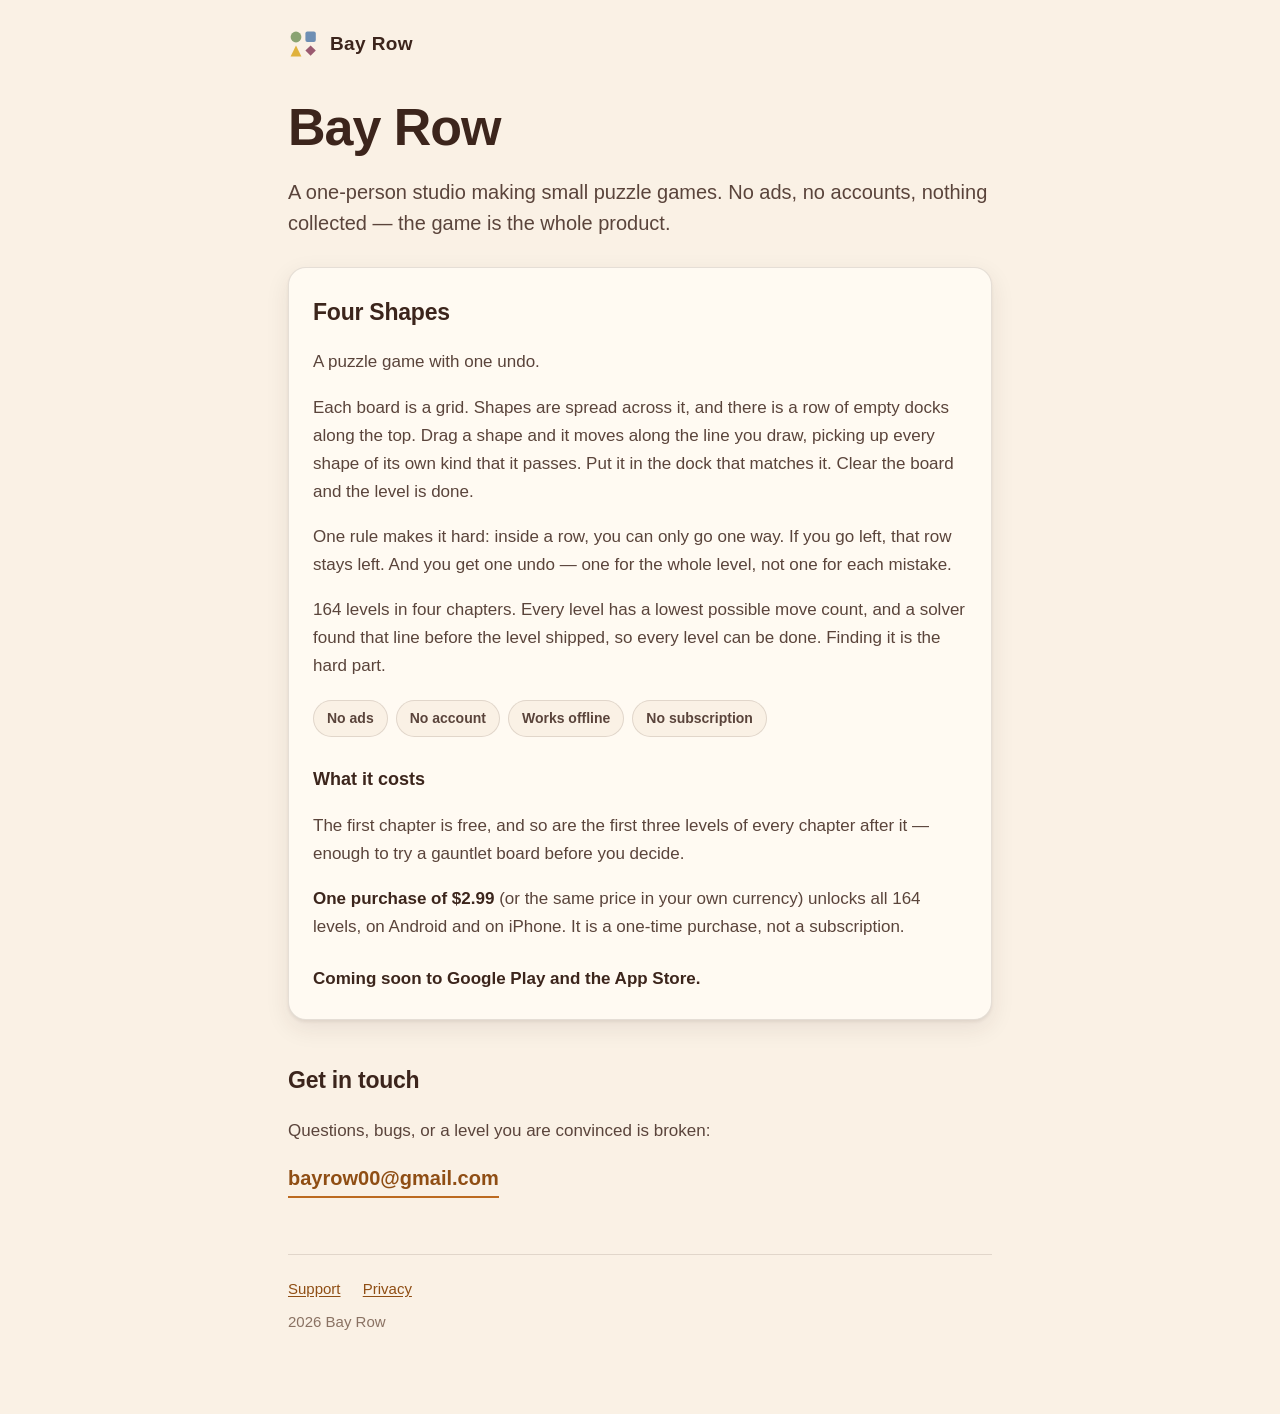
<file: index.html>
<!DOCTYPE html>
<html lang="en">
<head>
<meta charset="utf-8">
<meta name="viewport" content="width=device-width, initial-scale=1">
<title>Bay Row</title>
<meta name="description" content="Bay Row makes small puzzle games with no ads, no accounts and nothing collected.">
<meta name="color-scheme" content="light dark">
<link rel="stylesheet" href="style.css">
</head>
<body>
<div class="wrap">

<header class="bar">
  <a href="./">
    <svg width="30" height="30" viewBox="0 0 30 30" aria-hidden="true">
      <circle cx="8" cy="8" r="5.4" fill="#8AA372"/>
      <rect x="17.4" y="2.6" width="10.4" height="10.4" rx="2" fill="#6E8FB4"/>
      <path d="M8 16.6 13.4 27.4 2.6 27.4Z" fill="#E0B23C"/>
      <path d="M22.6 16.4 27.8 21.6 22.6 26.8 17.4 21.6Z" fill="#9A5A70"/>
    </svg>
    <span class="name">Bay Row</span>
  </a>
</header>

<h1>Bay Row</h1>

<p class="lede">A one-person studio making small puzzle games. No ads,
no accounts, nothing collected — the game is the whole product.</p>

<div class="card">
  <h2>Four Shapes</h2>
  <p>A puzzle game with one undo.</p>

  <p>Each board is a grid. Shapes are spread across it, and there is a
  row of empty docks along the top. Drag a shape and it moves along the
  line you draw, picking up every shape of its own kind that it passes.
  Put it in the dock that matches it. Clear the board and the level is
  done.</p>

  <p>One rule makes it hard: inside a row, you can only go one way. If
  you go left, that row stays left. And you get one undo — one for the
  whole level, not one for each mistake.</p>

  <p>164 levels in four chapters. Every level has a lowest possible
  move count, and a solver found that line before the level shipped, so
  every level can be done. Finding it is the hard part.</p>

  <ul class="chips">
    <li>No ads</li>
    <li>No account</li>
    <li>Works offline</li>
    <li>No subscription</li>
  </ul>

  <h3>What it costs</h3>
  <p>The first chapter is free, and so are the first three levels of
  every chapter after it — enough to try a gauntlet board before you
  decide.</p>
  <p><strong>One purchase of $2.99</strong> (or the same price in your
  own currency) unlocks all 164 levels, on Android and on iPhone. It is a
  one-time purchase, not a subscription.</p>

  <!-- STORE LINKS — paste these in when the listings go live, replacing
       the "coming soon" line below.

       <p style="margin-top:24px">
         <a href="https://play.google.com/store/apps/details?id=com.bayrow.fourshapes">Google Play</a>
         &nbsp;·&nbsp;
         <a href="https://apps.apple.com/app/idYOUR_APPLE_ID">App Store</a>
       </p>
  -->
  <p style="margin-top:24px"><strong>Coming soon to Google Play and the
  App Store.</strong></p>
</div>

<h2>Get in touch</h2>
<p>Questions, bugs, or a level you are convinced is broken:</p>
<p><a class="mail" href="mailto:bayrow00@gmail.com">bayrow00@gmail.com</a></p>

<footer>
  <nav>
    <a href="support.html">Support</a>
    <a href="privacy.html">Privacy</a>
  </nav>
  2026 Bay Row
</footer>

</div>
</body>
</html>
</file>
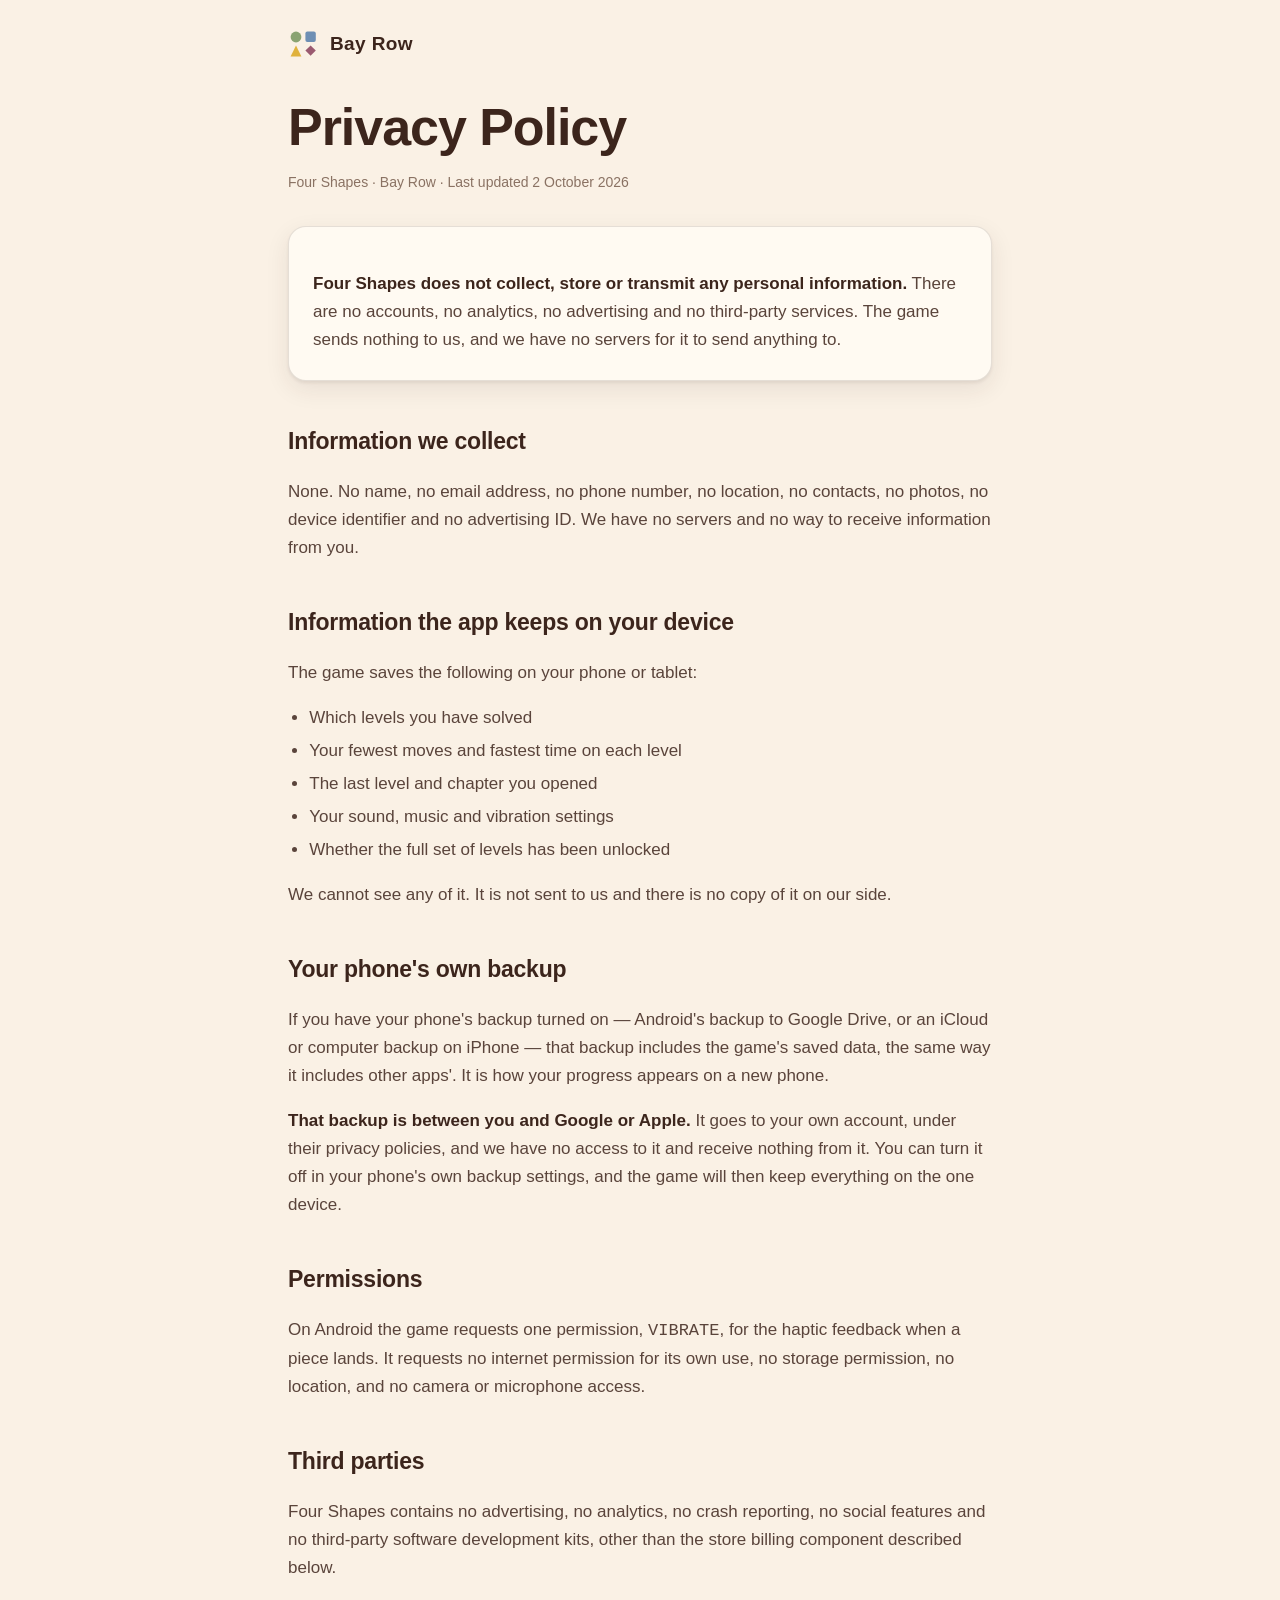
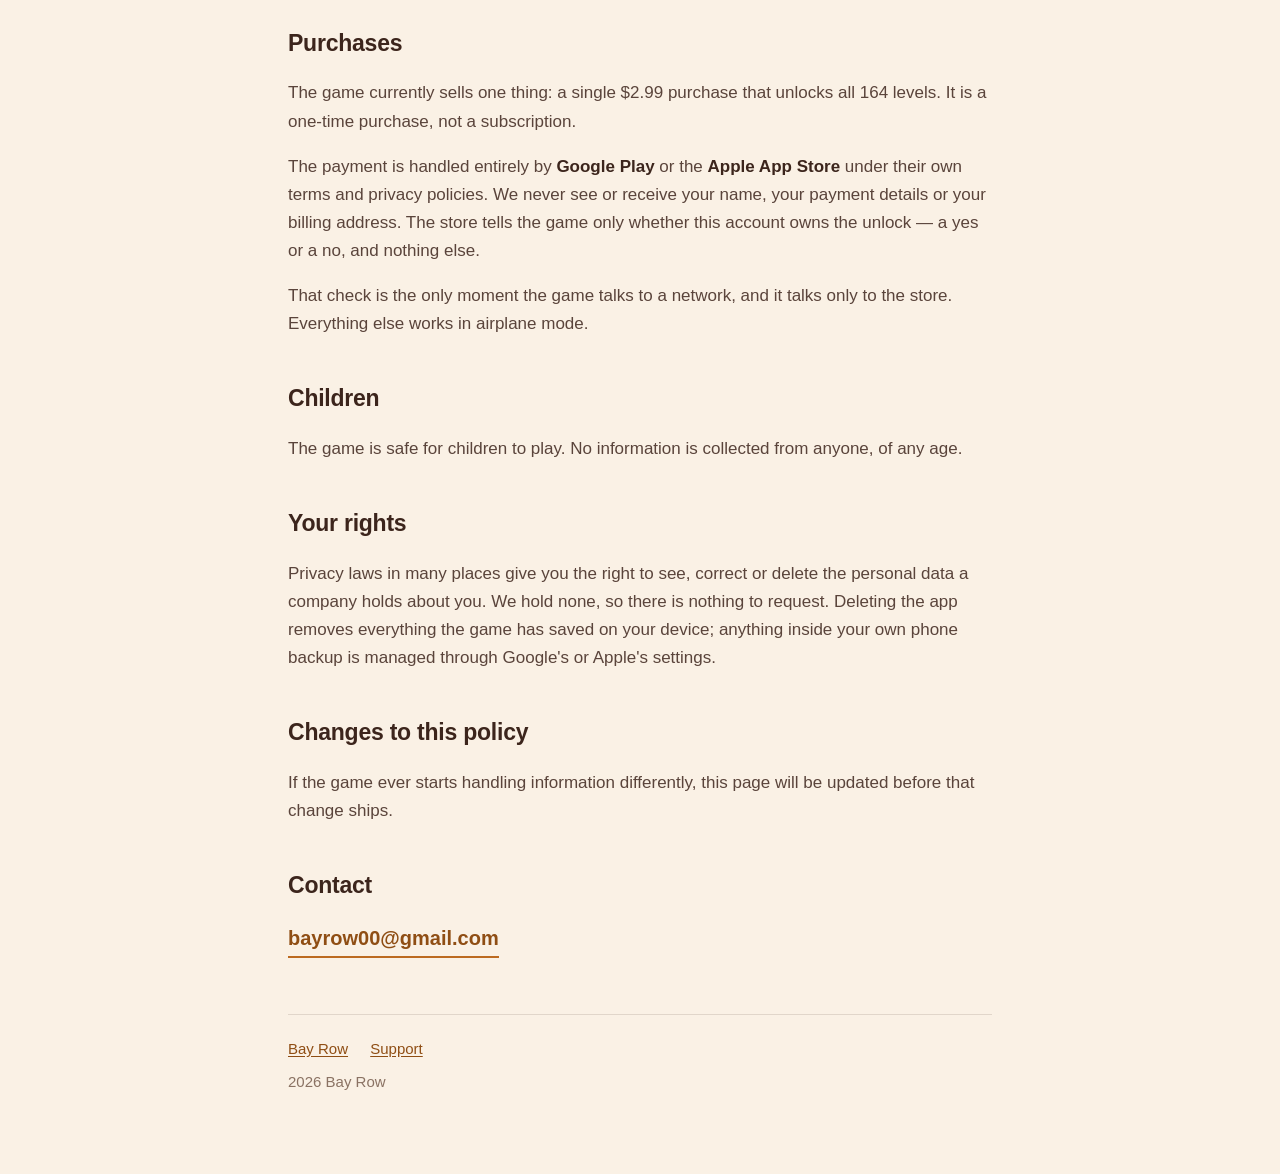
<file: privacy.html>
<!DOCTYPE html>
<html lang="en">
<head>
<meta charset="utf-8">
<meta name="viewport" content="width=device-width, initial-scale=1">
<title>Privacy Policy — Four Shapes</title>
<meta name="description" content="Four Shapes does not collect, store or transmit any personal information.">
<meta name="color-scheme" content="light dark">
<link rel="stylesheet" href="style.css">
</head>
<body>
<div class="wrap">

<header class="bar">
  <a href="./">
    <svg width="30" height="30" viewBox="0 0 30 30" aria-hidden="true">
      <circle cx="8" cy="8" r="5.4" fill="#8AA372"/>
      <rect x="17.4" y="2.6" width="10.4" height="10.4" rx="2" fill="#6E8FB4"/>
      <path d="M8 16.6 13.4 27.4 2.6 27.4Z" fill="#E0B23C"/>
      <path d="M22.6 16.4 27.8 21.6 22.6 26.8 17.4 21.6Z" fill="#9A5A70"/>
    </svg>
    <span class="name">Bay Row</span>
  </a>
</header>

<h1>Privacy Policy</h1>
<p class="stamp">Four Shapes · Bay Row · Last updated 2 October 2026</p>

<div class="card">
  <p><strong>Four Shapes does not collect, store or transmit any
  personal information.</strong> There are no accounts, no analytics, no
  advertising and no third-party services. The game sends nothing to us,
  and we have no servers for it to send anything to.</p>
</div>

<h2>Information we collect</h2>
<p>None. No name, no email address, no phone number, no location, no
contacts, no photos, no device identifier and no advertising ID. We have
no servers and no way to receive information from you.</p>

<h2>Information the app keeps on your device</h2>
<p>The game saves the following on your phone or tablet:</p>
<ul>
  <li>Which levels you have solved</li>
  <li>Your fewest moves and fastest time on each level</li>
  <li>The last level and chapter you opened</li>
  <li>Your sound, music and vibration settings</li>
  <li>Whether the full set of levels has been unlocked</li>
</ul>
<p>We cannot see any of it. It is not sent to us and there is no copy
of it on our side.</p>

<h2>Your phone's own backup</h2>
<p>If you have your phone's backup turned on — Android's backup to
Google Drive, or an iCloud or computer backup on iPhone — that backup
includes the game's saved data, the same way it includes other apps'.
It is how your progress appears on a new phone.</p>
<p><strong>That backup is between you and Google or Apple.</strong> It
goes to your own account, under their privacy policies, and we have no
access to it and receive nothing from it. You can turn it off in your
phone's own backup settings, and the game will then keep everything on
the one device.</p>

<h2>Permissions</h2>
<p>On Android the game requests one permission, <code>VIBRATE</code>,
for the haptic feedback when a piece lands. It requests no internet
permission for its own use, no storage permission, no location, and no
camera or microphone access.</p>

<h2>Third parties</h2>
<p>Four Shapes contains no advertising, no analytics, no crash
reporting, no social features and no third-party software development
kits, other than the store billing component described below.</p>

<h2>Purchases</h2>
<p>The game currently sells one thing: a single $2.99 purchase that
unlocks all 164 levels. It is a one-time purchase, not a
subscription.</p>
<p>The payment is handled entirely by <strong>Google Play</strong> or
the <strong>Apple App Store</strong> under their own terms and privacy
policies. We never see or receive your name, your payment details or
your billing address. The store tells the game only whether this
account owns the unlock — a yes or a no, and nothing else.</p>
<p>That check is the only moment the game talks to a network, and it
talks only to the store. Everything else works in airplane mode.</p>

<h2>Children</h2>
<p>The game is safe for children to play. No information is collected
from anyone, of any age.</p>

<h2>Your rights</h2>
<p>Privacy laws in many places give you the right to see, correct or
delete the personal data a company holds about you. We hold none, so
there is nothing to request. Deleting the app removes everything the
game has saved on your device; anything inside your own phone backup is
managed through Google's or Apple's settings.</p>

<h2>Changes to this policy</h2>
<p>If the game ever starts handling information differently, this page
will be updated before that change ships.</p>

<h2>Contact</h2>
<p><a class="mail" href="mailto:bayrow00@gmail.com">bayrow00@gmail.com</a></p>

<footer>
  <nav>
    <a href="./">Bay Row</a>
    <a href="support.html">Support</a>
  </nav>
  2026 Bay Row
</footer>

</div>
</body>
</html>
</file>
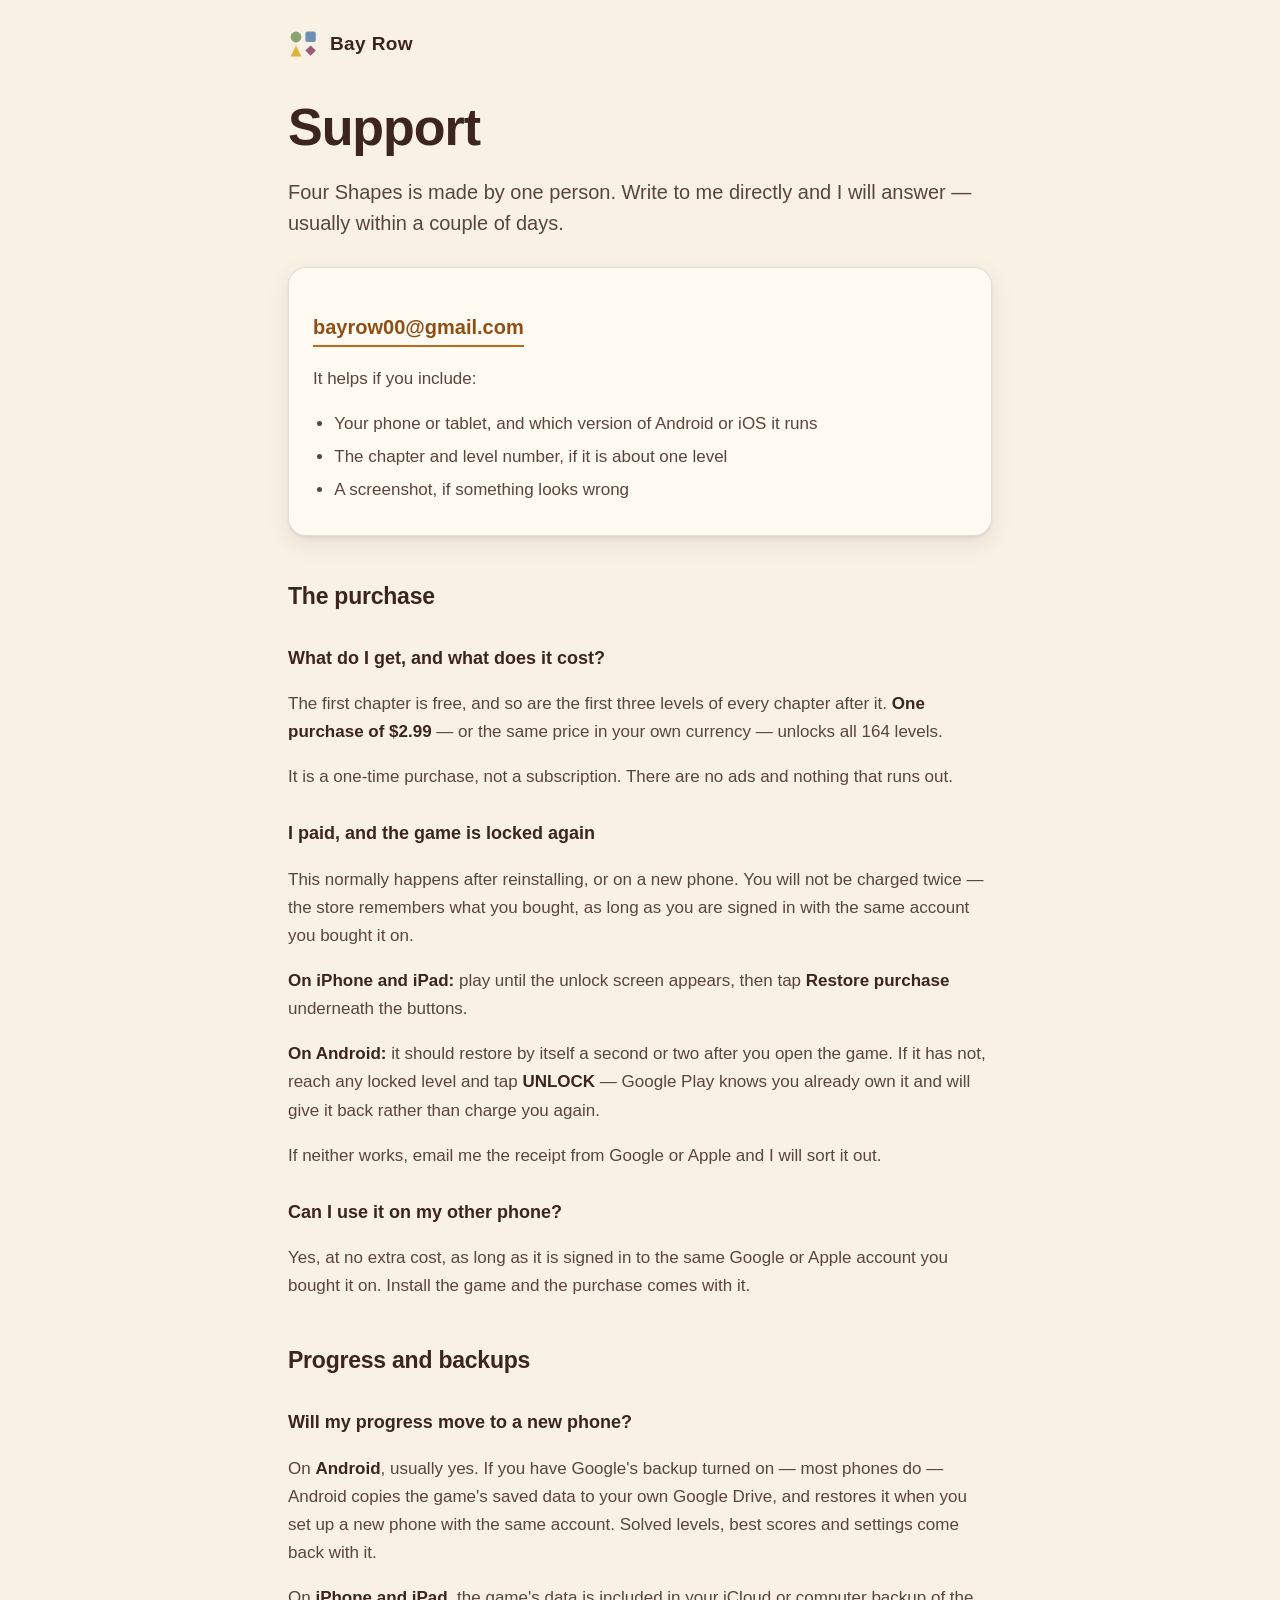
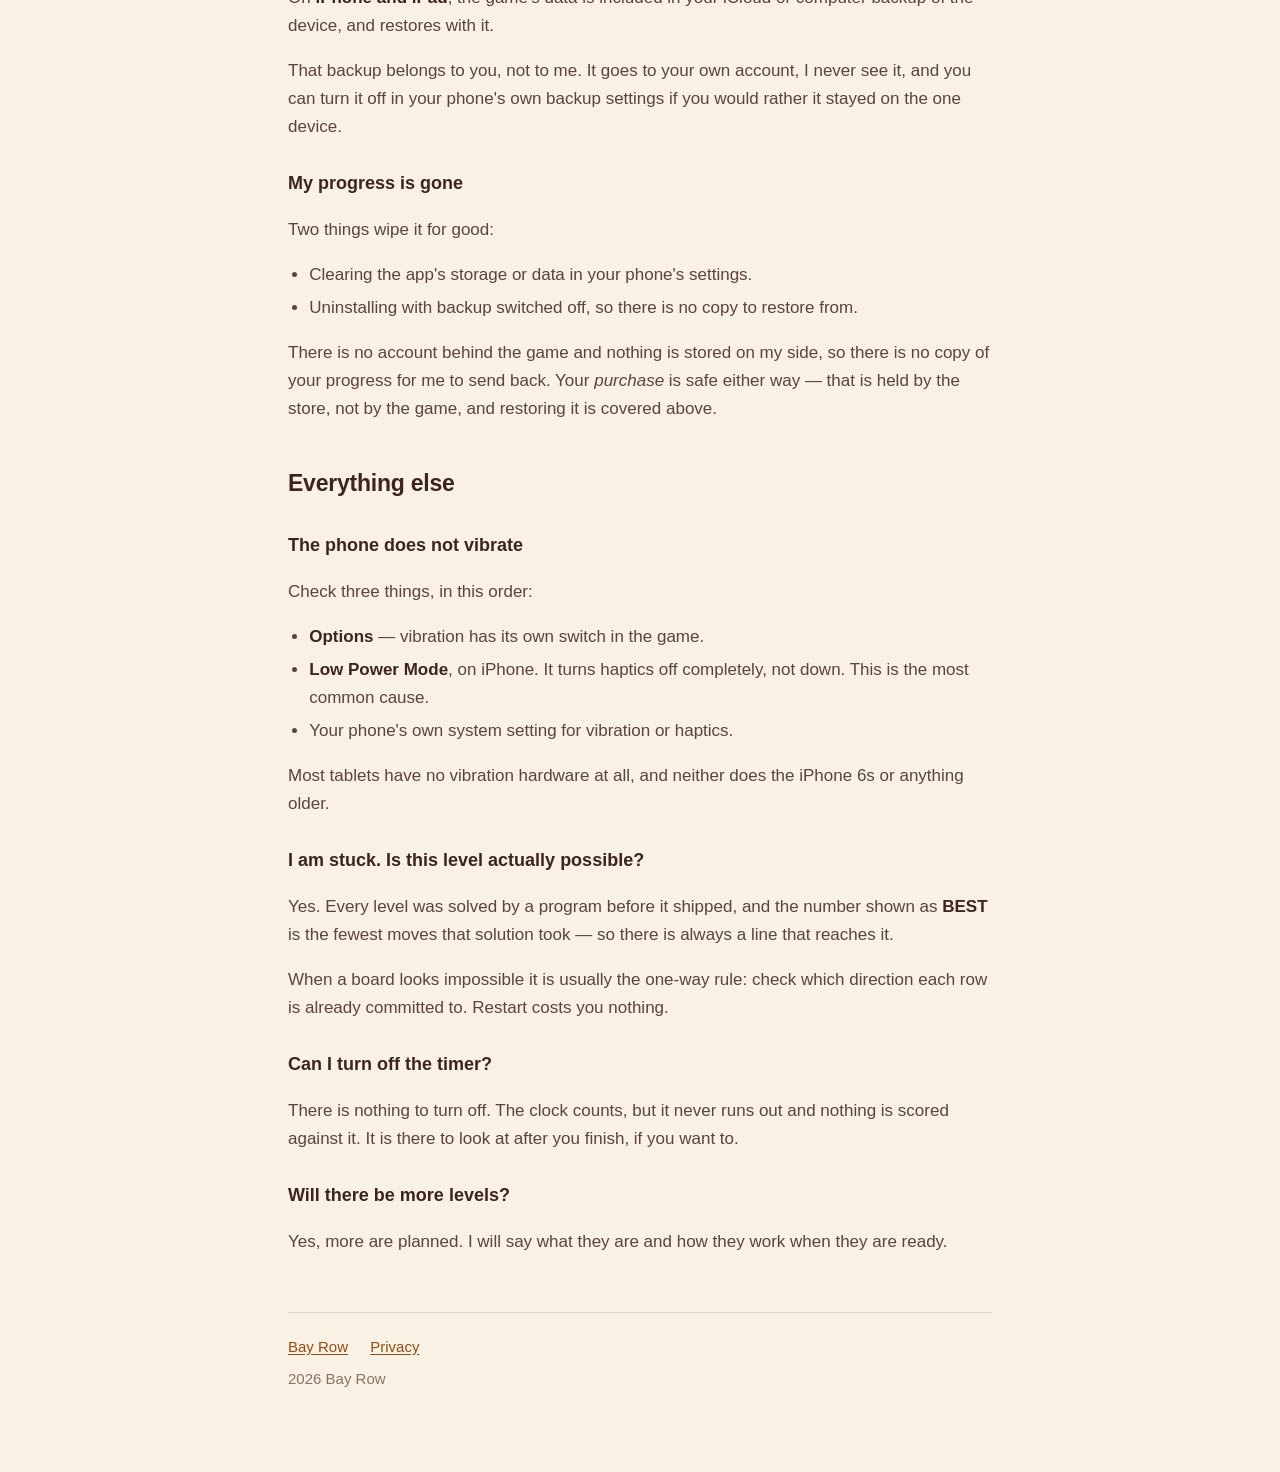
<file: support.html>
<!DOCTYPE html>
<html lang="en">
<head>
<meta charset="utf-8">
<meta name="viewport" content="width=device-width, initial-scale=1">
<title>Support — Four Shapes</title>
<meta name="description" content="Help with Four Shapes: the purchase, restoring it, progress and backups, and vibration.">
<meta name="color-scheme" content="light dark">
<link rel="stylesheet" href="style.css">
</head>
<body>
<div class="wrap">

<header class="bar">
  <a href="./">
    <svg width="30" height="30" viewBox="0 0 30 30" aria-hidden="true">
      <circle cx="8" cy="8" r="5.4" fill="#8AA372"/>
      <rect x="17.4" y="2.6" width="10.4" height="10.4" rx="2" fill="#6E8FB4"/>
      <path d="M8 16.6 13.4 27.4 2.6 27.4Z" fill="#E0B23C"/>
      <path d="M22.6 16.4 27.8 21.6 22.6 26.8 17.4 21.6Z" fill="#9A5A70"/>
    </svg>
    <span class="name">Bay Row</span>
  </a>
</header>

<h1>Support</h1>

<p class="lede">Four Shapes is made by one person. Write to me directly
and I will answer — usually within a couple of days.</p>

<div class="card">
  <p><a class="mail" href="mailto:bayrow00@gmail.com">bayrow00@gmail.com</a></p>
  <p style="margin-top:18px">It helps if you include:</p>
  <ul>
    <li>Your phone or tablet, and which version of Android or iOS it runs</li>
    <li>The chapter and level number, if it is about one level</li>
    <li>A screenshot, if something looks wrong</li>
  </ul>
</div>

<h2>The purchase</h2>

<h3>What do I get, and what does it cost?</h3>
<p>The first chapter is free, and so are the first three levels of
every chapter after it. <strong>One purchase of $2.99</strong> — or the
same price in your own currency — unlocks all 164 levels.</p>
<p>It is a one-time purchase, not a subscription. There are no ads and
nothing that runs out.</p>

<h3>I paid, and the game is locked again</h3>
<p>This normally happens after reinstalling, or on a new phone. You
will not be charged twice — the store remembers what you bought, as
long as you are signed in with the same account you bought it on.</p>
<p><strong>On iPhone and iPad:</strong> play until the unlock screen
appears, then tap <strong>Restore purchase</strong> underneath the
buttons.</p>
<p><strong>On Android:</strong> it should restore by itself a second or
two after you open the game. If it has not, reach any locked level and
tap <strong>UNLOCK</strong> — Google Play knows you already own it and
will give it back rather than charge you again.</p>
<p>If neither works, email me the receipt from Google or Apple and I
will sort it out.</p>

<h3>Can I use it on my other phone?</h3>
<p>Yes, at no extra cost, as long as it is signed in to the same Google
or Apple account you bought it on. Install the game and the purchase
comes with it.</p>

<h2>Progress and backups</h2>

<h3>Will my progress move to a new phone?</h3>
<p>On <strong>Android</strong>, usually yes. If you have Google's
backup turned on — most phones do — Android copies the game's saved
data to your own Google Drive, and restores it when you set up a new
phone with the same account. Solved levels, best scores and settings
come back with it.</p>
<p>On <strong>iPhone and iPad</strong>, the game's data is included in
your iCloud or computer backup of the device, and restores with it.</p>
<p>That backup belongs to you, not to me. It goes to your own account,
I never see it, and you can turn it off in your phone's own backup
settings if you would rather it stayed on the one device.</p>

<h3>My progress is gone</h3>
<p>Two things wipe it for good:</p>
<ul>
  <li>Clearing the app's storage or data in your phone's settings.</li>
  <li>Uninstalling with backup switched off, so there is no copy to
      restore from.</li>
</ul>
<p>There is no account behind the game and nothing is stored on my
side, so there is no copy of your progress for me to send back. Your
<em>purchase</em> is safe either way — that is held by the store, not
by the game, and restoring it is covered above.</p>

<h2>Everything else</h2>

<h3>The phone does not vibrate</h3>
<p>Check three things, in this order:</p>
<ul>
  <li><strong>Options</strong> — vibration has its own switch in the game.</li>
  <li><strong>Low Power Mode</strong>, on iPhone. It turns haptics off
      completely, not down. This is the most common cause.</li>
  <li>Your phone's own system setting for vibration or haptics.</li>
</ul>
<p>Most tablets have no vibration hardware at all, and neither does the
iPhone 6s or anything older.</p>

<h3>I am stuck. Is this level actually possible?</h3>
<p>Yes. Every level was solved by a program before it shipped, and the
number shown as <strong>BEST</strong> is the fewest moves that solution
took — so there is always a line that reaches it.</p>
<p>When a board looks impossible it is usually the one-way rule: check
which direction each row is already committed to. Restart costs you
nothing.</p>

<h3>Can I turn off the timer?</h3>
<p>There is nothing to turn off. The clock counts, but it never runs
out and nothing is scored against it. It is there to look at after you
finish, if you want to.</p>

<h3>Will there be more levels?</h3>
<p>Yes, more are planned. I will say what they are and how they work
when they are ready.</p>

<footer>
  <nav>
    <a href="./">Bay Row</a>
    <a href="privacy.html">Privacy</a>
  </nav>
  2026 Bay Row
</footer>

</div>
</body>
</html>
</file>
<file: style.css>
/* Bay Row — one stylesheet for all three pages.
   Colours are lifted from the game itself so the site and the store
   screenshots read as the same object. No fonts are loaded from anywhere:
   a webfont on a three-page support site costs a round trip and buys
   nothing that the system stack does not already give us. */

:root {
    --paper:  #FAF1E5;   /* the game's page */
    --card:   #FFFAF2;   /* a sheet laid on top of it */
    --ink:    #3C251C;
    --ink2:   #5A443B;
    --ink3:   #8A7263;
    --accent: #BC6A20;   /* the board frame */
    --link:   #8F4E14;   /* darker: the accent itself is only 3.6:1 on paper */
    --edge:   rgba(60, 37, 28, 0.13);
    --shadow: 0 2px 3px rgba(60, 37, 28, 0.07), 0 8px 24px rgba(60, 37, 28, 0.09);
}

@media (prefers-color-scheme: dark) {
    :root {
        --paper:  #1B1924;
        --card:   #23202E;
        --ink:    #EDE3D4;
        --ink2:   #C9BCAC;
        --ink3:   #9A8F86;
        --accent: #D07C2E;
        --link:   #E08A3C;
        --edge:   rgba(237, 227, 212, 0.14);
        --shadow: 0 2px 3px rgba(0, 0, 0, 0.3), 0 8px 24px rgba(0, 0, 0, 0.35);
    }
}

* { box-sizing: border-box; }

html { -webkit-text-size-adjust: 100%; }

body {
    margin: 0;
    padding: 0 20px 80px;
    background: var(--paper);
    /* the faintest suggestion of fibre — two offset dot grids, which is as
       close to the game's paper as CSS gets without shipping an image */
    background-image:
        radial-gradient(circle at 1px 1px, var(--edge) 0.5px, transparent 0),
        radial-gradient(circle at 7px 5px, var(--edge) 0.5px, transparent 0);
    background-size: 14px 14px, 14px 14px;
    color: var(--ink);
    font: 17px/1.65 ui-sans-serif, -apple-system, BlinkMacSystemFont,
          "Segoe UI", Roboto, "Helvetica Neue", Arial, sans-serif;
}

.wrap { max-width: 44rem; margin: 0 auto; }

/* ---------------------------------------------------------- masthead */

header.bar {
    display: flex;
    align-items: center;
    gap: 12px;
    padding: 28px 0 8px;
}

header.bar a {
    display: flex;
    align-items: center;
    gap: 12px;
    text-decoration: none;
    color: var(--ink);
}

header.bar svg { display: block; }

header.bar .name {
    font-size: 19px;
    font-weight: 700;
    letter-spacing: 0.02em;
}

/* ------------------------------------------------------------- type */

h1 {
    font-size: clamp(34px, 8vw, 52px);
    line-height: 1.1;
    letter-spacing: -0.02em;
    margin: 32px 0 14px;
}

h2 {
    font-size: 23px;
    letter-spacing: -0.01em;
    margin: 42px 0 10px;
}

h3 {
    font-size: 18px;
    margin: 28px 0 6px;
}

p, li { color: var(--ink2); }

.lede {
    font-size: 20px;
    line-height: 1.55;
    color: var(--ink2);
    margin-bottom: 28px;
}

.stamp {
    font-size: 14px;
    color: var(--ink3);
    margin: 0 0 32px;
}

a { color: var(--link); text-underline-offset: 2px; }
a:hover { text-decoration: none; }

ul { padding-left: 1.25em; }
li { margin: 5px 0; }

strong { color: var(--ink); }

/* ------------------------------------------------------------- cards */

.card {
    background: var(--card);
    border: 1px solid var(--edge);
    border-radius: 18px;
    box-shadow: var(--shadow);
    padding: 26px 24px;
    margin: 26px 0;
}

.card h2:first-child, .card h3:first-child { margin-top: 0; }
.card > :last-child { margin-bottom: 0; }

/* the four traits, as chips — the same four claims the store listing makes */
.chips {
    display: flex;
    flex-wrap: wrap;
    gap: 8px;
    padding: 0;
    margin: 20px 0 0;
    list-style: none;
}

.chips li {
    margin: 0;
    font-size: 14px;
    font-weight: 600;
    color: var(--ink2);
    background: var(--paper);
    border: 1px solid var(--edge);
    border-radius: 999px;
    padding: 6px 13px;
}

/* ------------------------------------------------------------ e-mail */

.mail {
    display: inline-block;
    font-size: 20px;
    font-weight: 700;
    color: var(--link);
    text-decoration: none;
    border-bottom: 2px solid var(--accent);
    padding-bottom: 1px;
}

.mail:hover { border-bottom-color: var(--link); }

/* ------------------------------------------------------------ footer */

footer {
    margin-top: 56px;
    padding-top: 22px;
    border-top: 1px solid var(--edge);
    font-size: 15px;
    color: var(--ink3);
}

footer nav { margin-bottom: 8px; }
footer nav a { margin-right: 18px; }
</file>
